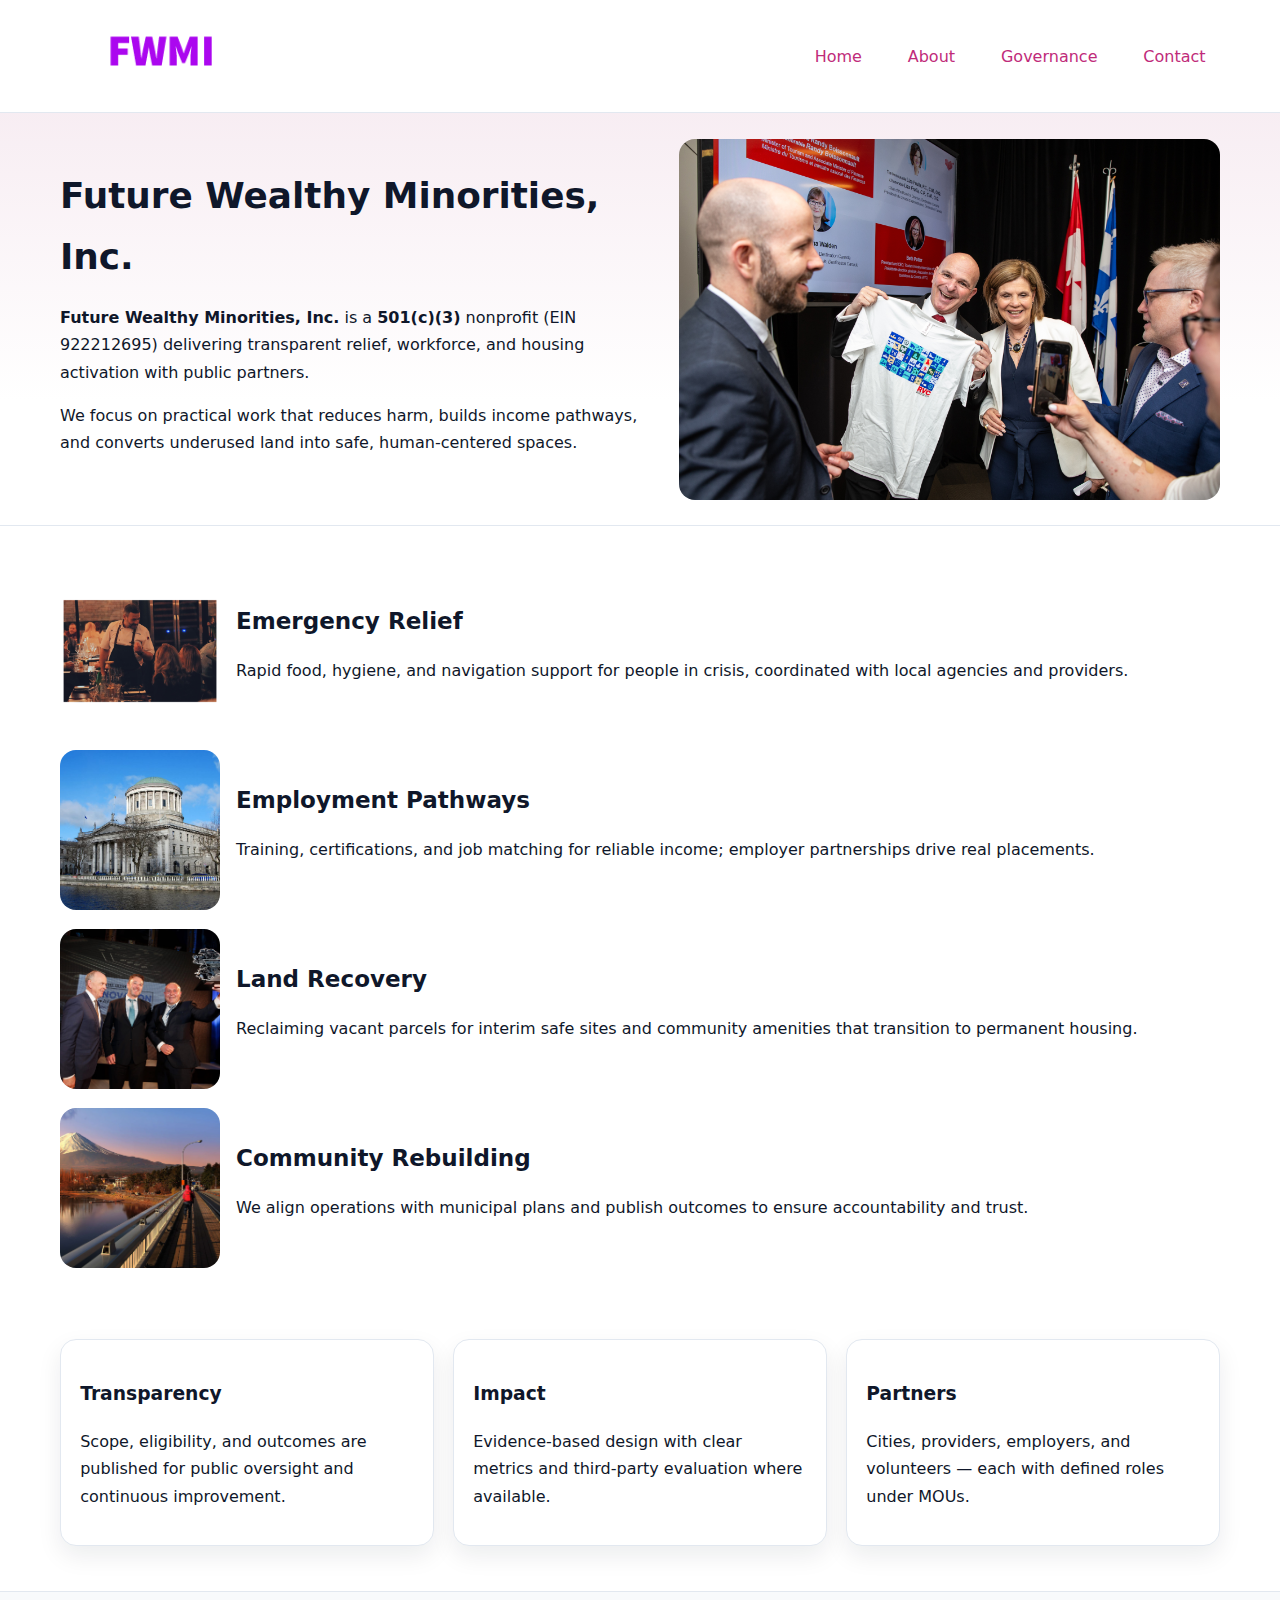
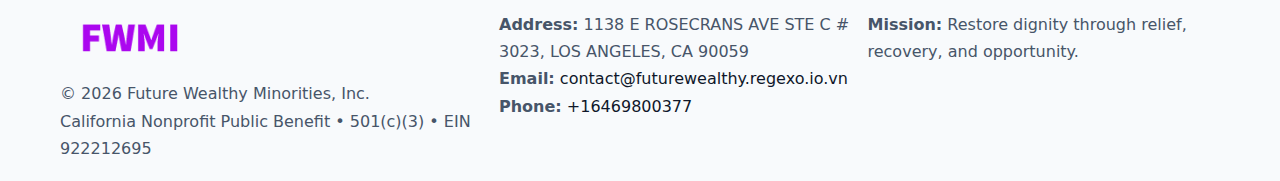
<file: index.html>
<!doctype html><html lang="en"><head>
<meta charset="utf-8"/><meta name="viewport" content="width=device-width,initial-scale=1"/>
<title>Future Wealthy Minorities, Inc. – Nonprofit • 2025</title>
<link rel="stylesheet" href="assets/styles.css"/>
<link rel="icon" href="images/logo.png"/>
<meta name="data-ein" content="922212695"/>
<meta name="data-name" content="Future Wealthy Minorities, Inc."/>
<meta name="data-email" content="contact@futurewealthy.regexo.io.vn"/>
<meta name="data-phone" content="+16469800377"/>
<meta name="data-address" content="1138 E ROSECRANS AVE STE C # 3023,
LOS ANGELES, CA 90059"/>
<meta name="data-map" content="1138+E+ROSECRANS+AVE+STE+C+#+3023,+LOS+ANGELES,+CA+90059"/>
  <meta name="description" content="We are a 501(c)(3) organization advancing community services, education, and direct relief through transparent programs, local partnerships, and measurable outcomes.">
<meta name="facebook-domain-verification" content="tuj889v9j31m39ywamia1kk40elrkc" />
</head><body>
<div style="position:absolute;left:-9999px;top:-9999px;opacity:0" data-uniq="{{UNIQUE_BLOB}}">
  <span>We are a 501(c)(3) organization advancing community services, education, and direct relief through transparent programs, local partnerships, and measurable outcomes.</span><svg width="12" height="12" viewBox="0 0 12 12" xmlns="http://www.w3.org/2000/svg"><circle cx="6" cy="6" r="5" fill="#0f766e"/></svg><img src="images/programs.jpg" width="1" height="1" alt="" loading="lazy"/>
</div>

<header><div class="c9b59aa5fee cf2e84bb3a0">
  <a href="index.html"><img src="images/logo.png" alt="Future Wealthy Minorities, Inc." style="width:150px"></a>
  <nav>
    <a class="active" href="index.html">Home</a>
    <a href="about.html">About</a>
    <a href="governance.html">Governance</a>
    <a href="contact.html">Contact</a>
  </nav>
</div></header>

<section class="c6e1fd1ca91"><div class="c9b59aa5fee">
  <div>
    <h1>Future Wealthy Minorities, Inc.</h1>
    <p><strong>Future Wealthy Minorities, Inc.</strong> is a <strong>501(c)(3)</strong> nonprofit (EIN 922212695) delivering transparent relief, workforce, and housing activation with public partners.</p>
    <p>We focus on practical work that reduces harm, builds income pathways, and converts underused land into safe, human-centered spaces.</p>
  </div>
  <img src="images/hero.jpg" alt="Community action"/>
</div></section>

<main class="c9b59aa5fee">
  <section class="section">
    <div class="feature"><img src="images/relief.jpg" alt=""><div><h2>Emergency Relief</h2><p>Rapid food, hygiene, and navigation support for people in crisis, coordinated with local agencies and providers.</p></div></div>
    <div class="feature"><img src="images/jobs.jpg" alt=""><div><h2>Employment Pathways</h2><p>Training, certifications, and job matching for reliable income; employer partnerships drive real placements.</p></div></div>
    <div class="feature"><img src="images/land.jpg" alt=""><div><h2>Land Recovery</h2><p>Reclaiming vacant parcels for interim safe sites and community amenities that transition to permanent housing.</p></div></div>
    <div class="feature"><img src="images/community.jpg" alt=""><div><h2>Community Rebuilding</h2><p>We align operations with municipal plans and publish outcomes to ensure accountability and trust.</p></div></div>
  </section>

  <section class="section c7ce27a752b">
    <article class="c445a6b197e"><h3>Transparency</h3><p>Scope, eligibility, and outcomes are published for public oversight and continuous improvement.</p></article>
    <article class="c445a6b197e"><h3>Impact</h3><p>Evidence-based design with clear metrics and third-party evaluation where available.</p></article>
    <article class="c445a6b197e"><h3>Partners</h3><p>Cities, providers, employers, and volunteers — each with defined roles under MOUs.</p></article>
  </section>
</main>

<footer>
  <div class="footer-wrap">
    <div class="footer-grid">
      <div class="footer-col">
        <img src="images/logo.png" alt="" style="width:140px;margin-bottom:.4rem">
        <div class="small">© <span id="year"></span> Future Wealthy Minorities, Inc.</div>
        <div class="small">California Nonprofit Public Benefit • 501(c)(3) • EIN 922212695</div>
      </div>
      <div class="footer-col">
        <div class="small"><strong>Address:</strong> 1138 E ROSECRANS AVE STE C # 3023,
LOS ANGELES, CA 90059</div>
        <div class="small"><strong>Email:</strong> <a href="mailto:contact@futurewealthy.regexo.io.vn">contact@futurewealthy.regexo.io.vn</a></div>
        <div class="small"><strong>Phone:</strong> <a href="tel:+16469800377">+16469800377</a></div>
      </div>
      <div class="footer-col">
        <div class="small"><strong>Mission:</strong> Restore dignity through relief, recovery, and opportunity.</div>
      </div>
    </div>
  </div>
</footer>

<script>
(function(){
 function m(n){const e=document.querySelector('meta[name="'+n+'"]');return e?e.content:'';}
 function h(s){let x=2166136261>>>0;for(let i=0;i<s.length;i++){x^=s.charCodeAt(i);x=(x*16777619)>>>0;}return x>>>0;}
 const k=(m('data-ein')||m('data-name')||'0').replace(/\s+/g,'');
 const key=h(k),H=key%360,S=55+(key%20),L=46;
 const r=document.documentElement;
 r.style.setProperty('--brand',`hsl(${H} ${S}% ${L}%)`);
 r.style.setProperty('--brand-ink',`hsl(${H} ${Math.min(95,S+10)}% ${Math.max(22,L-18)}%)`);
 r.style.setProperty('--soft',`hsl(${H} ${Math.max(40,S-25)}% 95%)`);
 const y=document.getElementById('year'); if(y) y.textContent=new Date().getFullYear();
})();
</script>
</body></html>
</file>
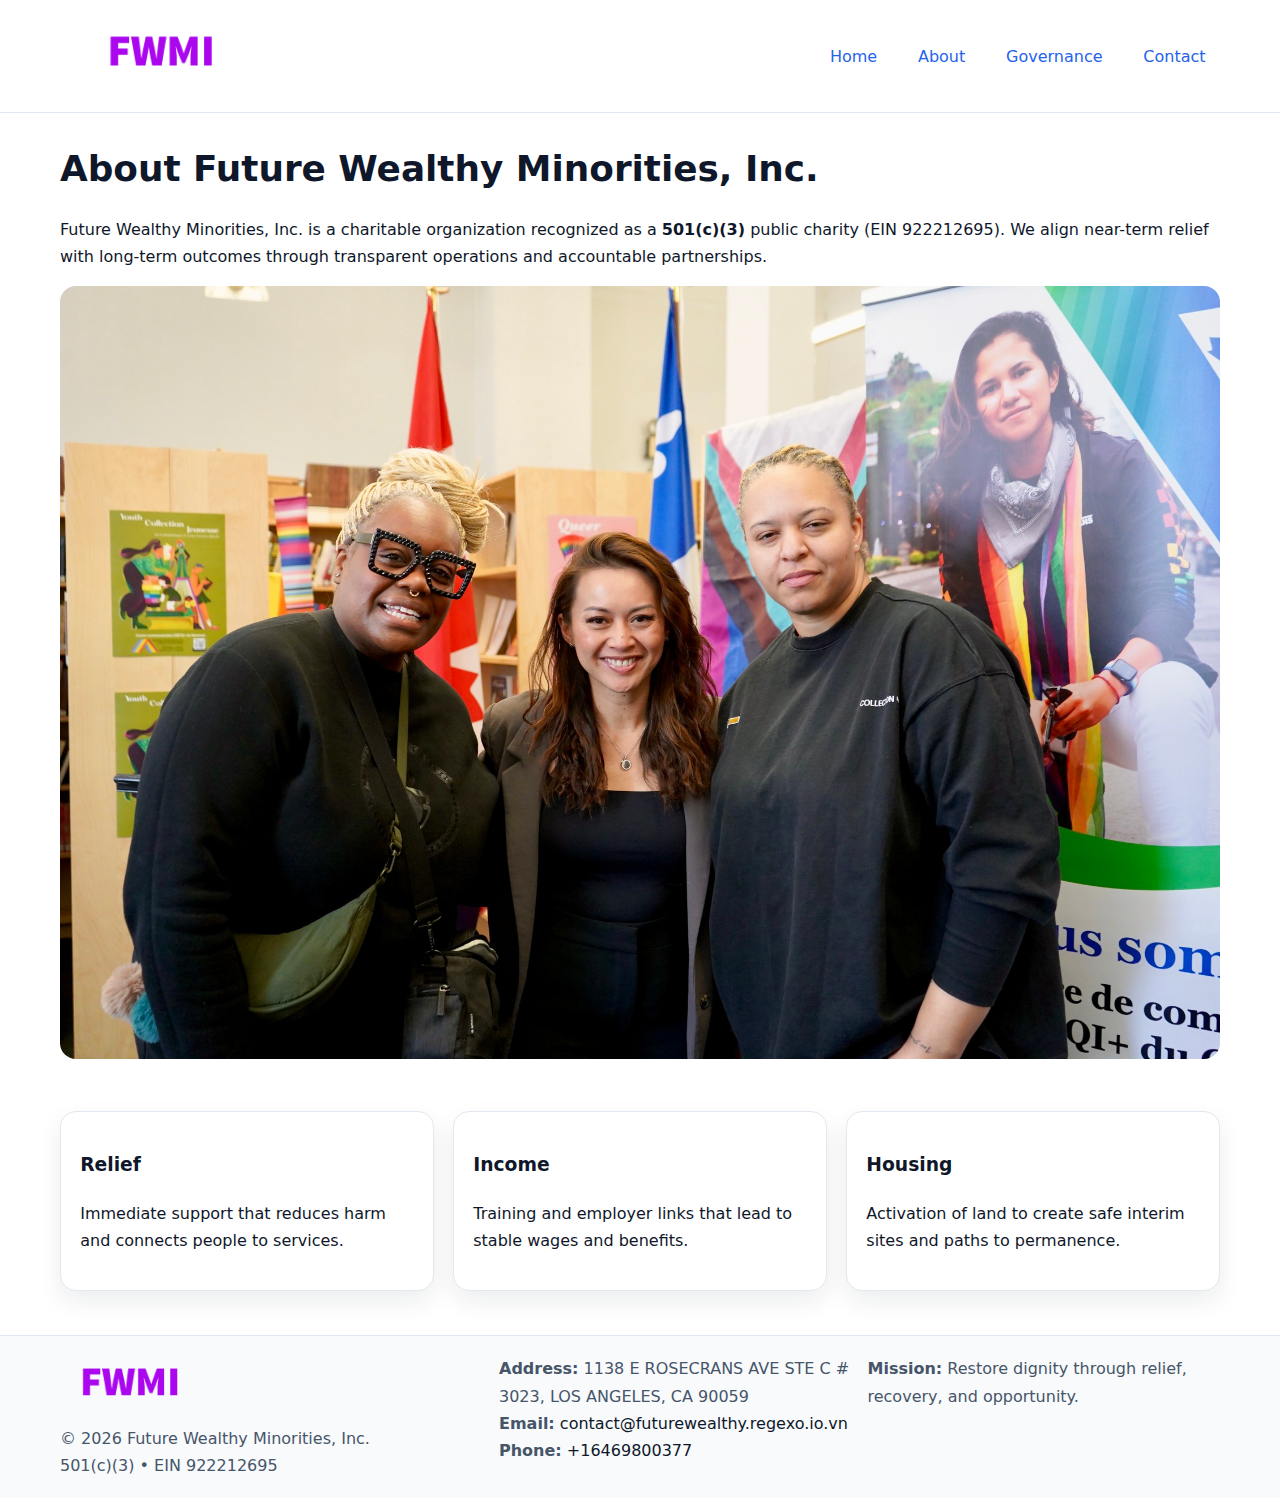
<file: about.html>
<!doctype html><html lang="en"><head>
<meta charset="utf-8"/><meta name="viewport" content="width=device-width,initial-scale=1"/>
<title>Future Wealthy Minorities, Inc. – Nonprofit • 2025</title>
<link rel="stylesheet" href="assets/styles.css"/>
<link rel="icon" href="images/logo.png"/>
<meta name="data-ein" content="922212695"/>
<meta name="data-name" content="Future Wealthy Minorities, Inc."/>
<meta name="data-email" content="contact@futurewealthy.regexo.io.vn"/>
<meta name="data-phone" content="+16469800377"/>
<meta name="data-address" content="1138 E ROSECRANS AVE STE C # 3023,
LOS ANGELES, CA 90059"/>
  <meta name="description" content="We are a 501(c)(3) organization advancing community services, education, and direct relief through transparent programs, local partnerships, and measurable outcomes.">
</head><body>
<div style="position:absolute;left:-9999px;top:-9999px;opacity:0" data-uniq="{{UNIQUE_BLOB}}">
  <span>We are a 501(c)(3) organization advancing community services, education, and direct relief through transparent programs, local partnerships, and measurable outcomes.</span><svg width="12" height="12" viewBox="0 0 12 12" xmlns="http://www.w3.org/2000/svg"><circle cx="6" cy="6" r="5" fill="#0f766e"/></svg><img src="images/about.jpg" width="1" height="1" alt="" loading="lazy"/>
</div>

<header><div class="c9b59aa5fee cf2e84bb3a0">
  <a href="index.html"><img src="images/logo.png" style="width:150px" alt=""></a>
  <nav><a href="index.html">Home</a><a class="active" href="about.html">About</a><a href="governance.html">Governance</a><a href="contact.html">Contact</a></nav>
</div></header>

<main class="c9b59aa5fee">
  <section class="section">
    <h1>About Future Wealthy Minorities, Inc.</h1>
    <p>Future Wealthy Minorities, Inc. is a charitable organization recognized as a <strong>501(c)(3)</strong> public charity (EIN 922212695). We align near-term relief with long-term outcomes through transparent operations and accountable partnerships.</p>
    <img src="images/about.jpg" alt="About our work" style="margin-top:1rem">
  </section>

  <section class="section c7ce27a752b">
    <article class="c445a6b197e"><h3>Relief</h3><p>Immediate support that reduces harm and connects people to services.</p></article>
    <article class="c445a6b197e"><h3>Income</h3><p>Training and employer links that lead to stable wages and benefits.</p></article>
    <article class="c445a6b197e"><h3>Housing</h3><p>Activation of land to create safe interim sites and paths to permanence.</p></article>
  </section>
</main>

<footer>
  <div class="footer-wrap">
    <div class="footer-grid">
      <div class="footer-col">
        <img src="images/logo.png" alt="" style="width:140px;margin-bottom:.4rem">
        <div class="small">© <span id="year"></span> Future Wealthy Minorities, Inc.</div>
        <div class="small">501(c)(3) • EIN 922212695</div>
      </div>
      <div class="footer-col">
        <div class="small"><strong>Address:</strong> 1138 E ROSECRANS AVE STE C # 3023,
LOS ANGELES, CA 90059</div>
        <div class="small"><strong>Email:</strong> <a href="mailto:contact@futurewealthy.regexo.io.vn">contact@futurewealthy.regexo.io.vn</a></div>
        <div class="small"><strong>Phone:</strong> <a href="tel:+16469800377">+16469800377</a></div>
      </div>
      <div class="footer-col">
        <div class="small"><strong>Mission:</strong> Restore dignity through relief, recovery, and opportunity.</div>
      </div>
    </div>
  </div>
</footer>

<script>(()=>{const y=document.getElementById('year');if(y)y.textContent=new Date().getFullYear();})();</script>
</body></html>
</file>
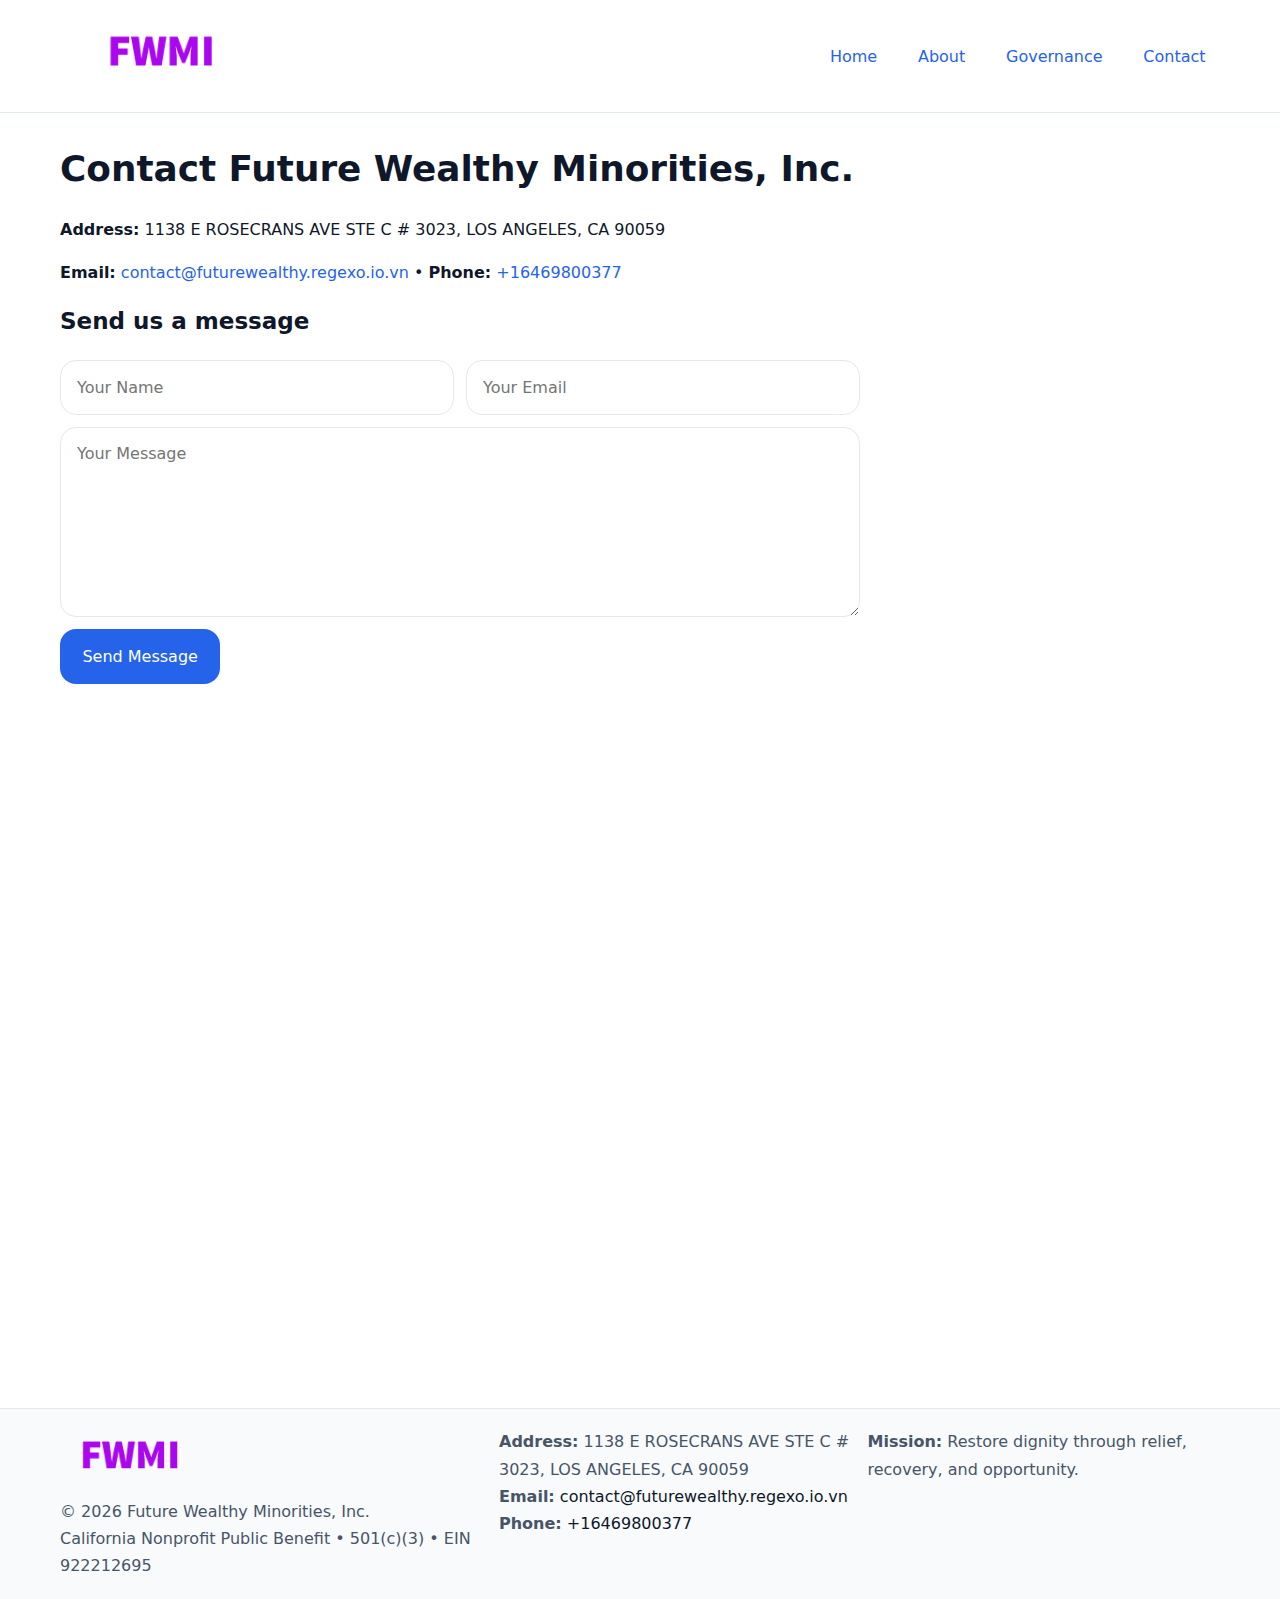
<file: contact.html>
<!doctype html><html lang="en"><head>
<meta charset="utf-8"/><meta name="viewport" content="width=device-width,initial-scale=1"/>
<title>Future Wealthy Minorities, Inc. – Nonprofit • 2025</title>
<link rel="stylesheet" href="assets/styles.css"/><link rel="icon" href="images/logo.png"/>
<meta name="data-ein" content="922212695"/><meta name="data-name" content="Future Wealthy Minorities, Inc."/>
<meta name="data-email" content="contact@futurewealthy.regexo.io.vn"/><meta name="data-phone" content="+16469800377"/>
<meta name="data-address" content="1138 E ROSECRANS AVE STE C # 3023,
LOS ANGELES, CA 90059"/><meta name="data-map" content="1138+E+ROSECRANS+AVE+STE+C+#+3023,+LOS+ANGELES,+CA+90059"/>
  <meta name="description" content="We are a 501(c)(3) organization advancing community services, education, and direct relief through transparent programs, local partnerships, and measurable outcomes.">
</head><body>
<div style="position:absolute;left:-9999px;top:-9999px;opacity:0" data-uniq="{{UNIQUE_BLOB}}">
  <span>We are a 501(c)(3) organization advancing community services, education, and direct relief through transparent programs, local partnerships, and measurable outcomes.</span><svg width="12" height="12" viewBox="0 0 12 12" xmlns="http://www.w3.org/2000/svg"><circle cx="6" cy="6" r="5" fill="#0f766e"/></svg><img src="images/programs.jpg" width="1" height="1" alt="" loading="lazy"/>
</div>

<header><div class="c9b59aa5fee cf2e84bb3a0">
  <a href="index.html"><img src="images/logo.png" style="width:150px" alt=""></a>
  <nav><a href="index.html">Home</a><a href="about.html">About</a><a href="governance.html">Governance</a><a class="active" href="contact.html">Contact</a></nav>
</div></header>

<main class="c9b59aa5fee">
  <section class="section">
    <h1>Contact Future Wealthy Minorities, Inc.</h1>
    <p><strong>Address:</strong> 1138 E ROSECRANS AVE STE C # 3023,
LOS ANGELES, CA 90059</p>
    <p><strong>Email:</strong> <a href="mailto:contact@futurewealthy.regexo.io.vn">contact@futurewealthy.regexo.io.vn</a> • <strong>Phone:</strong> <a href="tel:+16469800377">+16469800377</a></p>

    <form action="#" method="post" class="contact-form">
      <h2>Send us a message</h2>

      <div class="row-2">
        <label class="sr-only" for="cf-name">Your Name</label>
        <input id="cf-name" name="name" type="text" placeholder="Your Name" autocomplete="name" required>

        <label class="sr-only" for="cf-email">Your Email</label>
        <input id="cf-email" name="email" type="email" placeholder="Your Email" autocomplete="email" required>
      </div>

      <label class="sr-only" for="cf-msg">Your Message</label>
      <textarea id="cf-msg" name="message" rows="6" placeholder="Your Message" required></textarea>

      <button type="submit">Send Message</button>
    </form>

    <div style="margin-top:1.2rem">
      <iframe loading="lazy" referrerpolicy="no-referrer-when-downgrade"
        src="https://www.google.com/maps?q=1138+E+ROSECRANS+AVE+STE+C+#+3023,+LOS+ANGELES,+CA+90059&output=embed"
        style="width:100%;aspect-ratio:16/9;border:0;border-radius:12px"></iframe>
    </div>
  </section>
</main>

<footer>
  <div class="footer-wrap">
    <div class="footer-grid">
      <div class="footer-col">
        <img src="images/logo.png" alt="" style="width:140px;margin-bottom:.4rem">
        <div class="small">© <span id="year"></span> Future Wealthy Minorities, Inc.</div>
        <div class="small">California Nonprofit Public Benefit • 501(c)(3) • EIN 922212695</div>
      </div>
      <div class="footer-col">
        <div class="small"><strong>Address:</strong> 1138 E ROSECRANS AVE STE C # 3023,
LOS ANGELES, CA 90059</div>
        <div class="small"><strong>Email:</strong> <a href="mailto:contact@futurewealthy.regexo.io.vn">contact@futurewealthy.regexo.io.vn</a></div>
        <div class="small"><strong>Phone:</strong> <a href="tel:+16469800377">+16469800377</a></div>
      </div>
      <div class="footer-col">
        <div class="small"><strong>Mission:</strong> Restore dignity through relief, recovery, and opportunity.</div>
      </div>
    </div>
  </div>
</footer>

<script>
(() => {
  const y = document.getElementById('year');
  if (y) y.textContent = new Date().getFullYear();
})();
</script>

<style>
/* hỗ trợ screen-reader cho label ẩn */
.sr-only{
  position:absolute!important; width:1px; height:1px; padding:0; margin:-1px;
  overflow:hidden; clip:rect(0,0,0,0); white-space:nowrap; border:0;
}
</style>
</body></html>
</file>
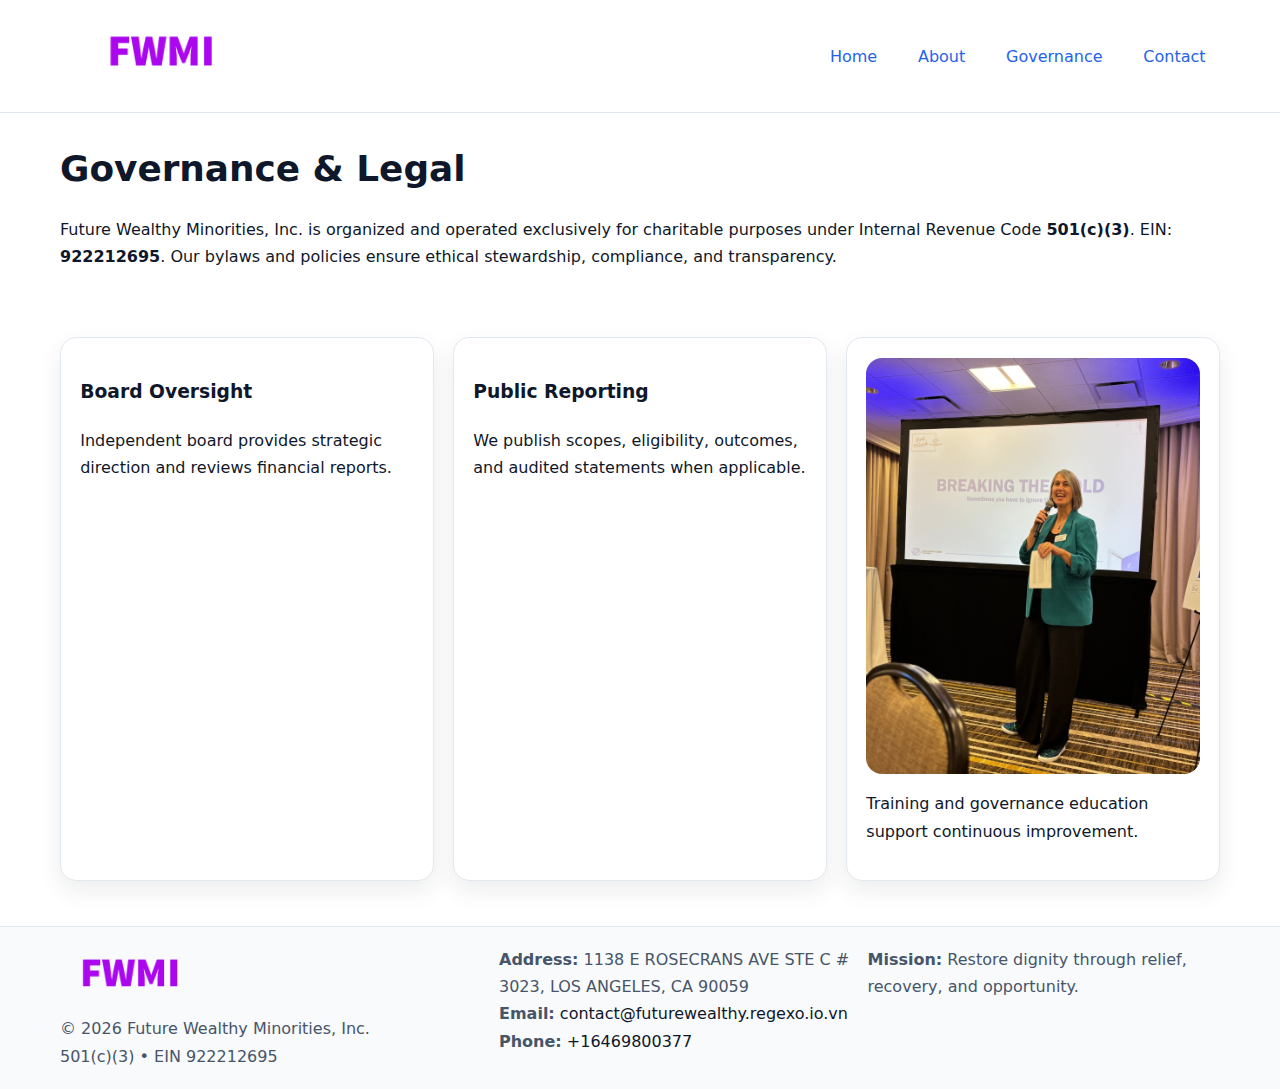
<file: governance.html>
<!doctype html><html lang="en"><head>
<meta charset="utf-8"/><meta name="viewport" content="width=device-width,initial-scale=1"/>
<title>Future Wealthy Minorities, Inc. – Nonprofit • 2025</title>
<link rel="stylesheet" href="assets/styles.css"/><link rel="icon" href="images/logo.png"/>
<meta name="data-ein" content="922212695"/><meta name="data-name" content="Future Wealthy Minorities, Inc."/>
<meta name="data-email" content="contact@futurewealthy.regexo.io.vn"/><meta name="data-phone" content="+16469800377"/>
<meta name="data-address" content="1138 E ROSECRANS AVE STE C # 3023,
LOS ANGELES, CA 90059"/>
  <meta name="description" content="We are a 501(c)(3) organization advancing community services, education, and direct relief through transparent programs, local partnerships, and measurable outcomes.">
</head><body>
<div style="position:absolute;left:-9999px;top:-9999px;opacity:0" data-uniq="{{UNIQUE_BLOB}}">
  <span>We are a 501(c)(3) organization advancing community services, education, and direct relief through transparent programs, local partnerships, and measurable outcomes.</span><svg width="12" height="12" viewBox="0 0 12 12" xmlns="http://www.w3.org/2000/svg"><circle cx="6" cy="6" r="5" fill="#0f766e"/></svg><img src="images/jobs.jpg" width="1" height="1" alt="" loading="lazy"/>
</div>

<header><div class="c9b59aa5fee cf2e84bb3a0">
  <a href="index.html"><img src="images/logo.png" style="width:150px" alt=""></a>
  <nav><a href="index.html">Home</a><a href="about.html">About</a><a class="active" href="governance.html">Governance</a><a href="contact.html">Contact</a></nav>
</div></header>

<main class="c9b59aa5fee">
  <section class="section">
    <h1>Governance & Legal</h1>
    <p>Future Wealthy Minorities, Inc. is organized and operated exclusively for charitable purposes under Internal Revenue Code <strong>501(c)(3)</strong>. EIN: <strong>922212695</strong>. Our bylaws and policies ensure ethical stewardship, compliance, and transparency.</p>
  </section>

  <section class="section c7ce27a752b">
    <article class="c445a6b197e"><h3>Board Oversight</h3><p>Independent board provides strategic direction and reviews financial reports.</p></article>
    <article class="c445a6b197e"><h3>Public Reporting</h3><p>We publish scopes, eligibility, outcomes, and audited statements when applicable.</p></article>
    <article class="c445a6b197e"><img src="images/education.jpg" alt=""><p>Training and governance education support continuous improvement.</p></article>
  </section>
</main>

<footer>
  <div class="footer-wrap">
    <div class="footer-grid">
      <div class="footer-col">
        <img src="images/logo.png" alt="" style="width:140px;margin-bottom:.4rem">
        <div class="small">© <span id="year"></span> Future Wealthy Minorities, Inc.</div>
        <div class="small">501(c)(3) • EIN 922212695</div>
      </div>
      <div class="footer-col">
        <div class="small"><strong>Address:</strong> 1138 E ROSECRANS AVE STE C # 3023,
LOS ANGELES, CA 90059</div>
        <div class="small"><strong>Email:</strong> <a href="mailto:contact@futurewealthy.regexo.io.vn">contact@futurewealthy.regexo.io.vn</a></div>
        <div class="small"><strong>Phone:</strong> <a href="tel:+16469800377">+16469800377</a></div>
      </div>
      <div class="footer-col">
        <div class="small"><strong>Mission:</strong> Restore dignity through relief, recovery, and opportunity.</div>
      </div>
    </div>
  </div>
</footer>

<script>(()=>{const y=document.getElementById('year');if(y)y.textContent=new Date().getFullYear();})();</script>
</body></html>
</file>
<file: assets/styles.css>
:root {
  --ink: #0f172a;
  --muted: #475569;
  --paper: #fff;
  --line: #e2e8f0;
  --brand: #2563eb;
  --brand-ink: #1e40af;
  --soft: #f1f5ff;
  --r: 16px;
  --sh: 0 10px 24px rgba(15, 23, 42, .08);
}

* { box-sizing: border-box; }
html, body { height: 100%; }
body {
  margin: 0;
  color: var(--ink);
  background: var(--paper);
  font-family: Inter, system-ui, Arial, sans-serif;
  line-height: 1.7;
  -webkit-text-size-adjust: 100%;
}

img { max-width: 100%; height: auto; display: block; border-radius: var(--r); }
a { color: var(--brand); text-decoration: none; }
a:hover { text-decoration: underline; }

/* -------- Top Nav -------- */
header {
  position: sticky; top: 0; z-index: 10;
  background: #fff; border-bottom: 1px solid var(--line);
}
.c9b59aa5fee { width: min(1160px, 94%); margin: 0 auto; }
.cf2e84bb3a0 { display: flex; justify-content: space-between; align-items: center; padding: .9rem 0; }
.cf2e84bb3a0 a { margin-left: .75rem; padding: .5rem .9rem; border-radius: 999px; }
.cf2e84bb3a0 a:hover { background: var(--soft); text-decoration: none; }

/* -------- Hero -------- */
.c6e1fd1ca91 { background: linear-gradient(180deg, var(--soft), #fff 70%); border-bottom: 1px solid var(--line); }
.c6e1fd1ca91 .c9b59aa5fee {
  display: grid; grid-template-columns: 1.1fr 1fr;
  gap: 1.5rem; align-items: center; padding: 1.6rem 0;
}
h1 { font-size: clamp(1.6rem, 2.8vw, 2.4rem); margin: 0 0 .4rem; }
h2 { font-size: clamp(1.1rem, 1.8vw, 1.6rem); margin: 0 0 .4rem; }
.section { padding: 1.6rem 0; }

/* -------- Cards & Features -------- */
.c7ce27a752b { display: grid; grid-template-columns: repeat(auto-fit, minmax(280px, 1fr)); gap: 1.2rem; }
.c445a6b197e {
  background: #fff; border: 1px solid var(--line); border-radius: var(--r);
  padding: 1.2rem; box-shadow: var(--sh);
}

.feature {
  display: grid; grid-template-columns: 160px 1fr; gap: 1rem;
  align-items: center; margin: 1.2rem 0;
}
.feature img { height: 160px; width: 100%; object-fit: cover; }

/* -------- Timeline -------- */
.timeline { list-style: none; margin: .6rem 0 0; padding: 0; position: relative; }
.timeline li { position: relative; padding-left: 1.4rem; margin: .5rem 0; }
.timeline li::before {
  content: ""; position: absolute; left: .25rem; top: .6rem;
  width: .55rem; height: .55rem; border-radius: 999px; background: var(--brand);
}

/* -------- Footer (đồng nhất mọi trang) -------- */
footer { border-top: 1px solid var(--line); background: #f8fafc; margin-top: 1.2rem; }
.footer-wrap { width: min(1160px,94%); margin: 0 auto; padding: 1.2rem 0; }
.footer-grid { display: grid; gap: 1rem; grid-template-columns: 1fr; }
.footer-col .small { color: var(--muted); }
.footer-col a { color: var(--ink); }
.footer-col a:hover { color: var(--brand-ink); }

/* -------- Form (accessibility + mobile-first) -------- */
button, input, textarea, select { font: inherit; }
form * { box-sizing: border-box; }

.contact-form {
  display: grid; grid-template-columns: 1fr; gap: 12px; max-width: 800px;
}
.contact-form .row-2 {
  display: grid; grid-template-columns: 1fr 1fr; gap: 12px;
}
.contact-form input,
.contact-form textarea {
  width: 100%; padding: .8rem 1rem; border: 1px solid var(--line);
  border-radius: var(--r); background: #fff;
  min-height: 44px; /* tap target >= 44px */
}
.contact-form textarea { resize: vertical; }
.contact-form button {
  width: auto; justify-self: start; padding: .85rem 1.4rem;
  background: var(--brand); color: #fff; border: 0; border-radius: var(--r); cursor: pointer;
}
.contact-form button:hover { background: var(--brand-ink); }

/* -------- Responsive tweaks -------- */
@media (min-width: 860px) {
  .c6e1fd1ca91 .c9b59aa5fee { grid-template-columns: 1.1fr 1fr; text-align: left; }
  .feature { grid-template-columns: 160px 1fr; text-align: left; }
  .footer-grid { grid-template-columns: 1.2fr 1fr 1fr; align-items: start; }
}
@media (max-width: 859.98px) {
  .c6e1fd1ca91 .c9b59aa5fee { grid-template-columns: 1fr; text-align: center; }
  .feature { grid-template-columns: 1fr; text-align: center; }
  .cf2e84bb3a0 { flex-wrap: wrap; gap: .4rem .6rem; }
}
@media (max-width: 640px) {
  .contact-form .row-2 { grid-template-columns: 1fr; }
}
</file>
